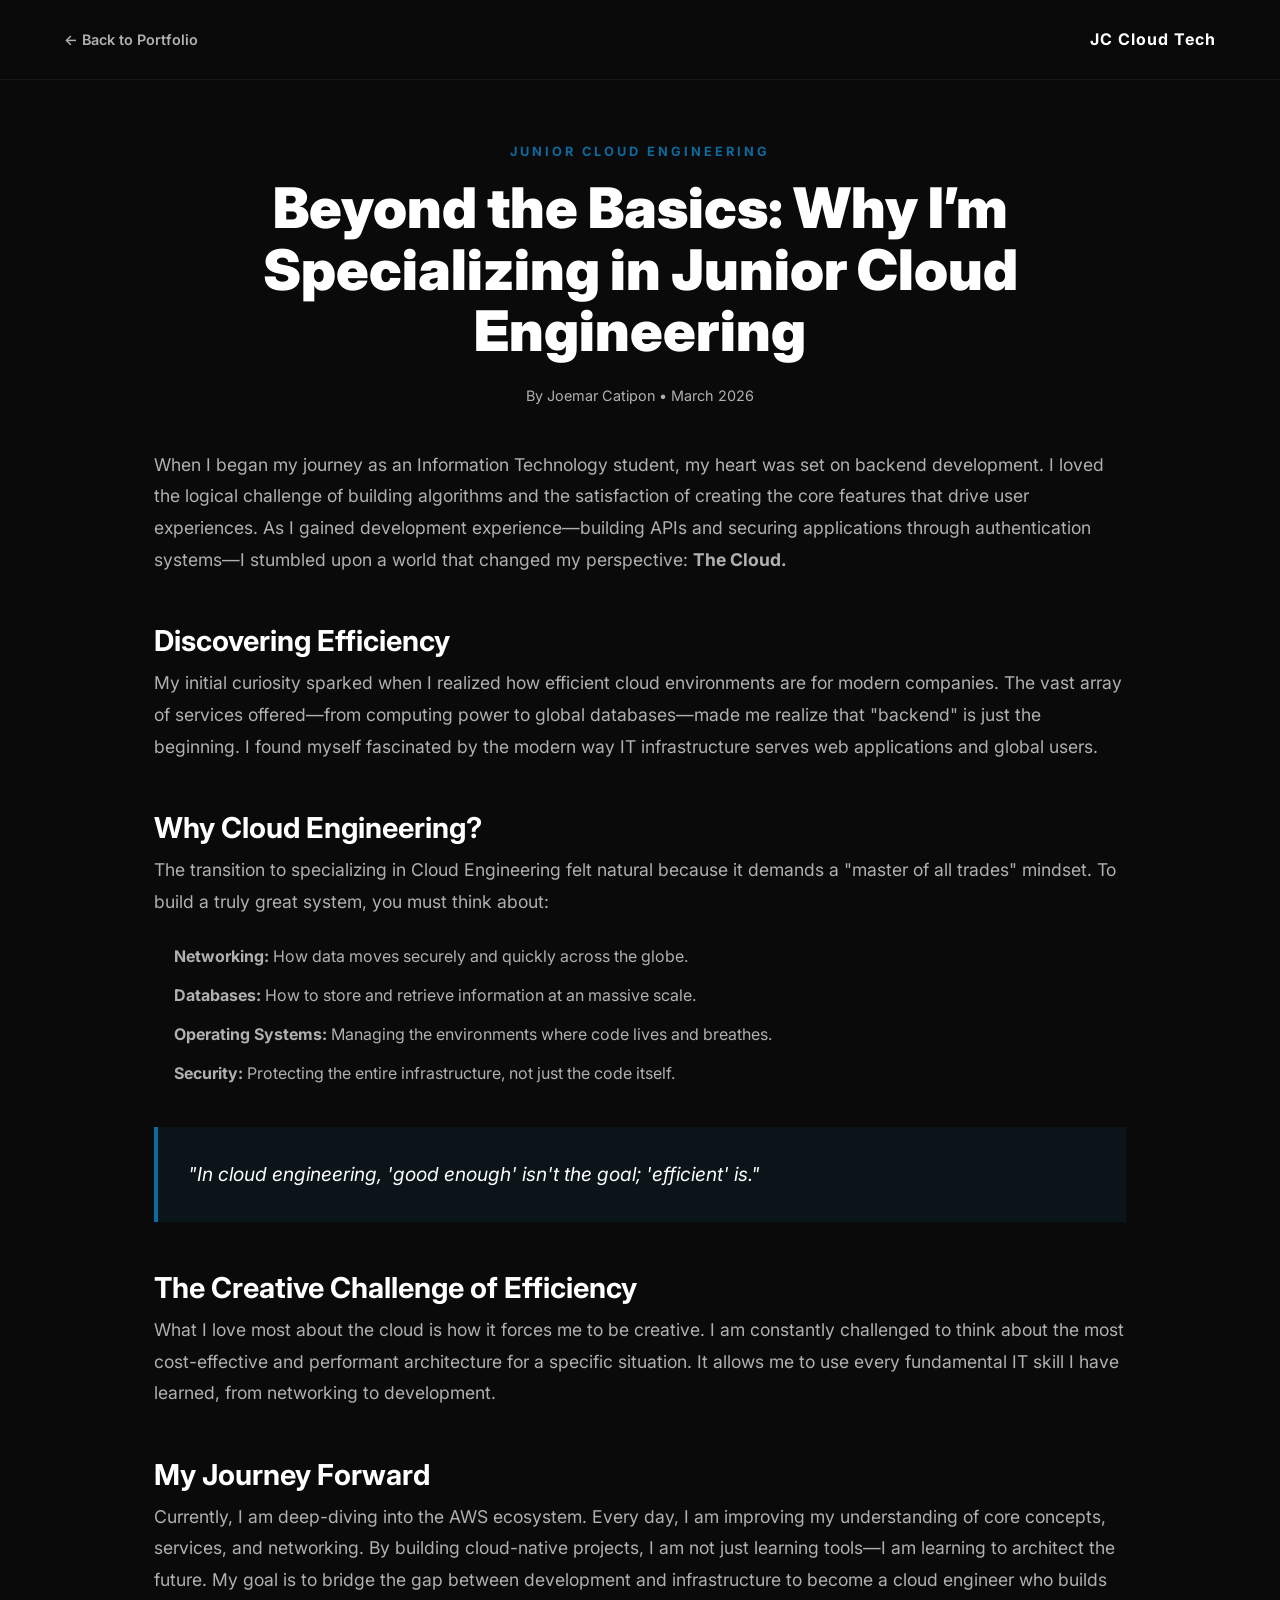
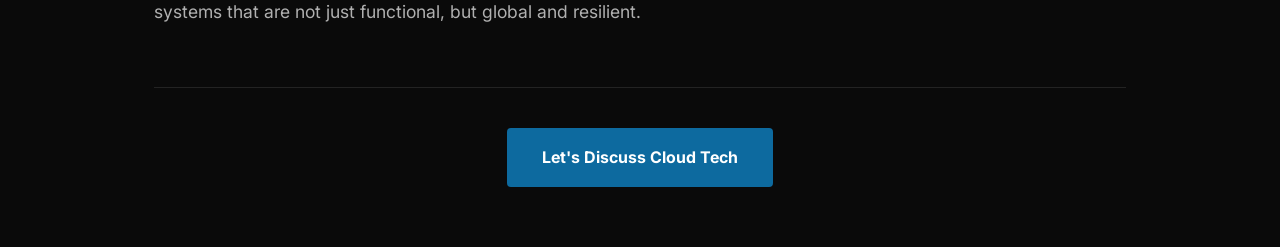
<file: blog-specializing-cloud.html>
<!DOCTYPE html>
<html lang="en">
<head>
    <meta charset="UTF-8">
    <meta name="viewport" content="width=device-width, initial-scale=1.0">
    <title>Beyond the Basics | Joemar Catipon</title>
    <link rel="stylesheet" href="css/variables.css">
    <link rel="stylesheet" href="css/general.css">
    <link rel="stylesheet" href="css/blog-style.css">
    <link href="https://fonts.googleapis.com/css2?family=Inter:wght@400;600;700;900&display=swap" rel="stylesheet">
</head>
<body>

    <nav class="blog-nav">
        <div class="nav-container">
            <a href="index.html" class="back-link">← Back to Portfolio</a>
            <div class="blog-logo">JC Cloud Tech</div>
        </div>
    </nav>

    <article class="blog-post">
        <header class="post-header">
            <h3 class="post-category">Junior Cloud Engineering</h3>
            <h1 class="post-title">Beyond the Basics: Why I’m Specializing in Junior Cloud Engineering</h1>
            <div class="post-meta">
                <span>By Joemar Catipon</span> • <span>March 2026</span>
            </div>
        </header>

        <section class="post-content">
            <p>
                When I began my journey as an Information Technology student, my heart was set on backend development. I loved the logical challenge of building algorithms and the satisfaction of creating the core features that drive user experiences. As I gained development experience—building APIs and securing applications through authentication systems—I stumbled upon a world that changed my perspective: <strong>The Cloud.</strong>
            </p>

            <h2>Discovering Efficiency</h2>
            <p>
                My initial curiosity sparked when I realized how efficient cloud environments are for modern companies. The vast array of services offered—from computing power to global databases—made me realize that "backend" is just the beginning. I found myself fascinated by the modern way IT infrastructure serves web applications and global users.
            </p>

            <h2>Why Cloud Engineering?</h2>
            <p>
                The transition to specializing in Cloud Engineering felt natural because it demands a "master of all trades" mindset. To build a truly great system, you must think about:
            </p>
            <ul>
                <li><strong>Networking:</strong> How data moves securely and quickly across the globe.</li>
                <li><strong>Databases:</strong> How to store and retrieve information at an massive scale.</li>
                <li><strong>Operating Systems:</strong> Managing the environments where code lives and breathes.</li>
                <li><strong>Security:</strong> Protecting the entire infrastructure, not just the code itself.</li>
            </ul>

            <div class="highlight-box">
                "In cloud engineering, 'good enough' isn't the goal; 'efficient' is."
            </div>

            <h2>The Creative Challenge of Efficiency</h2>
            <p>
                What I love most about the cloud is how it forces me to be creative. I am constantly challenged to think about the most cost-effective and performant architecture for a specific situation. It allows me to use every fundamental IT skill I have learned, from networking to development.
            </p>

            <h2>My Journey Forward</h2>
            <p>
                Currently, I am deep-diving into the AWS ecosystem. Every day, I am improving my understanding of core concepts, services, and networking. By building cloud-native projects, I am not just learning tools—I am learning to architect the future. My goal is to bridge the gap between development and infrastructure to become a cloud engineer who builds systems that are not just functional, but global and resilient.
            </p>
        </section>

        <footer class="post-footer">
            <a href="index.html#contact" class="btn-cta">Let's Discuss Cloud Tech</a>
        </footer>
    </article>

</body>
</html>
</file>
<file: css/variables.css>
:root {
    --white: #ffffff;
    --dark-azure: #133F44;
    --vivid-azure: #0d6a9f;
    --bg-dark: #0a0a0a;
    --text-gray: #b0b0b0;
    --font-main: 'Inter', sans-serif;
}
</file>
<file: css/general.css>
* {
    margin: 0;
    padding: 0;
    box-sizing: border-box;
    font-family: var(--font-main);
}

body {
    /* Set base color first to prevent white flash */
    background-color: #0a0a0a; 
    /* Layer your pattern */
    background-image: url('../images/pattern.png'); 
    background-repeat: repeat;
    background-size: 80px; /* Smaller pattern looks more technical */
    
    color: var(--white);
    line-height: 1.6;
    min-height: 100vh;
    overflow-x: hidden;
}

a {
    text-decoration: none;
    transition: all 0.3s ease;
}

ul {
    list-style: none;
}
</file>
<file: css/blog-style.css>
body {
    background-color: var(--bg-dark);
    color: var(--white);
    line-height: 1.8;
    margin: 0;
    font-family: var(--font-main);
}

/* Navigation */
.blog-nav {
    height: 80px;
    border-bottom: 1px solid rgba(255, 255, 255, 0.05);
    display: flex;
    align-items: center;
    position: sticky;
    top: 0;
    background: rgba(10, 10, 10, 0.95);
    z-index: 100;
}

.nav-container {
    width: 90%;
    max-width: 1200px; /* Increased from 800px to match wider layout */
    margin: 0 auto;
    display: flex;
    justify-content: space-between;
    align-items: center;
}

.back-link {
    color: var(--text-gray);
    text-decoration: none;
    font-size: 0.9rem;
    transition: 0.3s;
    font-weight: 600;
}

.back-link:hover {
    color: var(--vivid-azure);
}

.blog-logo {
    font-weight: 700;
    letter-spacing: 1px;
    color: var(--white);
}

/* Article Layout */
.blog-post {
    max-width: 1100px; /* Increased from 800px to reduce side space */
    margin: 60px auto;
    padding: 0 5%;
}

.post-header {
    margin-bottom: 40px;
    text-align: center;
}

.post-category {
    color: var(--vivid-azure);
    text-transform: uppercase;
    font-size: 0.8rem;
    letter-spacing: 3px;
    margin-bottom: 15px;
    font-weight: 700;
}

.post-title {
    font-size: clamp(2rem, 5vw, 3.5rem);
    line-height: 1.1;
    font-weight: 900;
    margin-bottom: 20px;
    color: var(--white);
}

.post-meta {
    color: var(--text-gray);
    font-size: 0.9rem;
}

/* Content Styling */
.post-content h2 {
    margin-top: 40px;
    color: var(--white);
    font-size: 1.8rem;
    font-weight: 700;
}

.post-content p {
    color: var(--text-gray);
    font-size: 1.1rem;
    margin-bottom: 25px;
}

.post-content ul {
    margin-bottom: 30px;
    padding-left: 20px;
}

.post-content li {
    color: var(--text-gray);
    margin-bottom: 10px;
}

.highlight-box {
    background: rgba(13, 106, 159, 0.1); 
    border-left: 4px solid var(--vivid-azure);
    padding: 30px;
    font-style: italic;
    font-size: 1.2rem;
    margin: 40px 0;
    color: var(--white);
}

/* Footer CTA */
.post-footer {
    margin-top: 60px;
    padding-top: 40px;
    border-top: 1px solid rgba(255, 255, 255, 0.1);
    text-align: center;
}

.btn-cta {
    display: inline-block;
    background: var(--vivid-azure);
    color: var(--white);
    text-decoration: none;
    padding: 15px 35px;
    border-radius: 4px;
    font-weight: 700;
    transition: 0.3s;
}

.btn-cta:hover {
    background: #0b5a87; 
    transform: translateY(-3px);
    box-shadow: 0 10px 20px rgba(13, 106, 159, 0.3);
}

@media (max-width: 768px) {
    .post-title { font-size: 2.2rem; }
    
    /* Ensure small screens still have decent padding */
    .blog-post {
        margin: 30px auto;
    }
}
</file>
